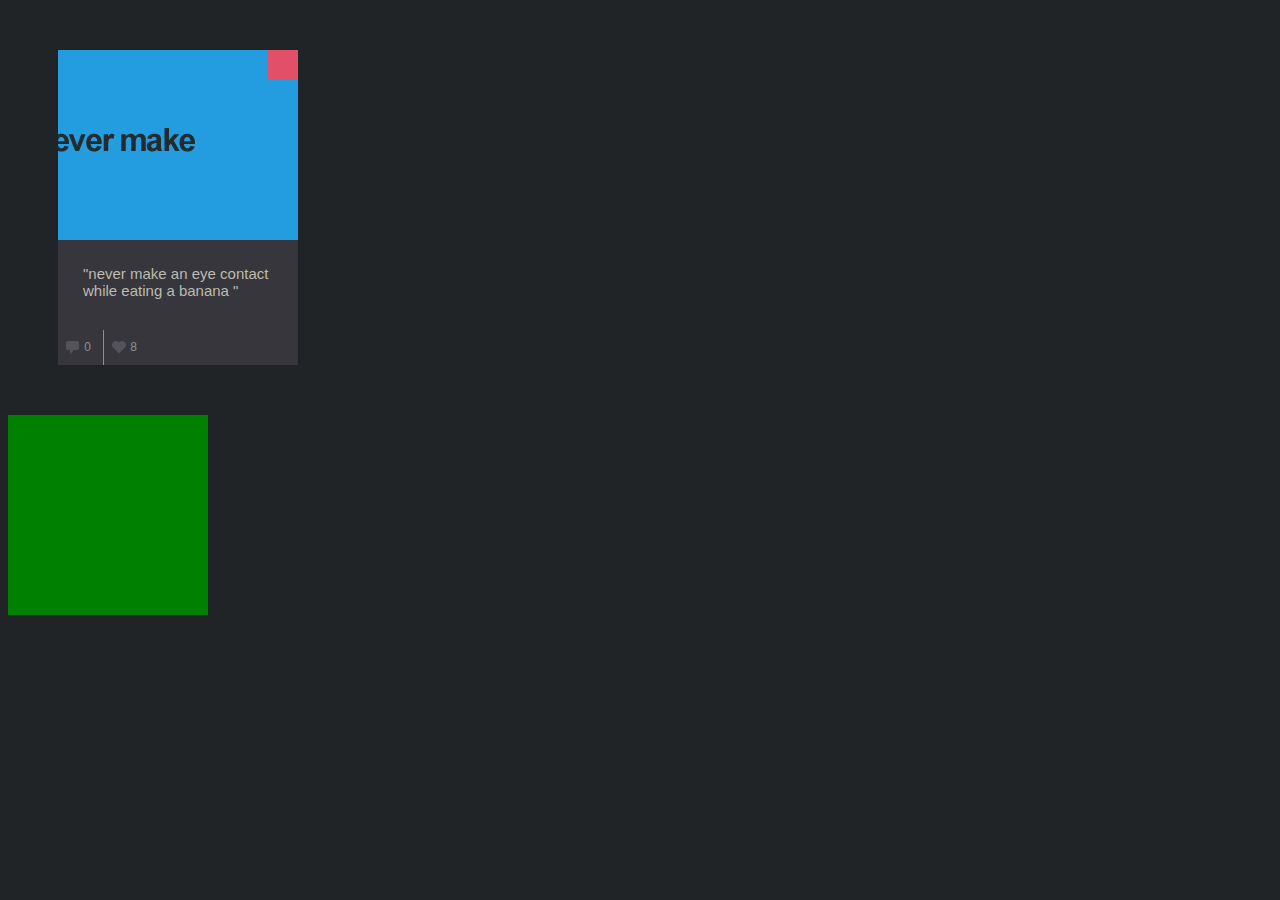
<file: index.html>
<!doctype html>
<html>
	<head>
		<title>Vezbe Interfejsa</title>
		<link rel="stylesheet" href="css/style.css">
		<script src="js/jquery-1.10.2.min.js"></script>
		<script src="js/main.js"></script>
	</head>
	<body>
	<div class="kartica">
		<div class="slika">
			<img src="images/mov1-new1.jpg" alt="">
			<div class="ikonica"></div>
		</div>
		<div class="content">
			"never make an eye contact while eating a banana "
		</div>
		<div class="buttons">
			<div class="comment">0</div>
			<div class="heart">8</div>
		</div>

	</div>

	<div class="zeleno"></div>

	</body>
</html>
</file>
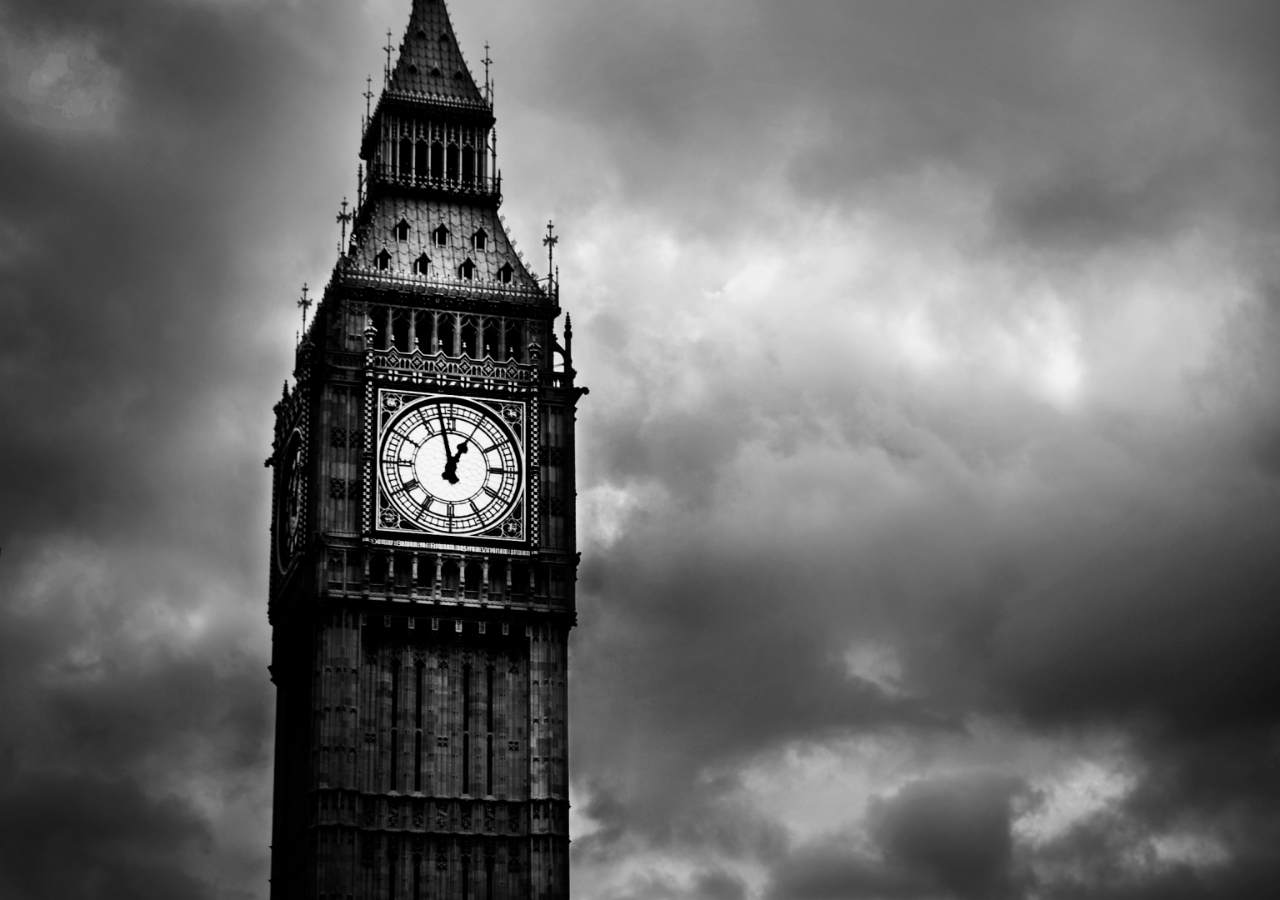
<file: fullBg.html>
<!doctype html>
<html>
	<head>
		<title>Full BG Sajt</title>
		<link rel="stylesheet" href="css/fullBg.css">
		<script src="js/jquery-1.10.2.min.js"></script>
		<script src="js/fullBg.js"></script>
	</head>
	<body>
		<div class="container">


			
		</div>
		<h1>This Is My Life!</h1>
		<h2 class="prvi">I Like It Even On Monday Morning</h2>
		
	</body>
</html>
</file>
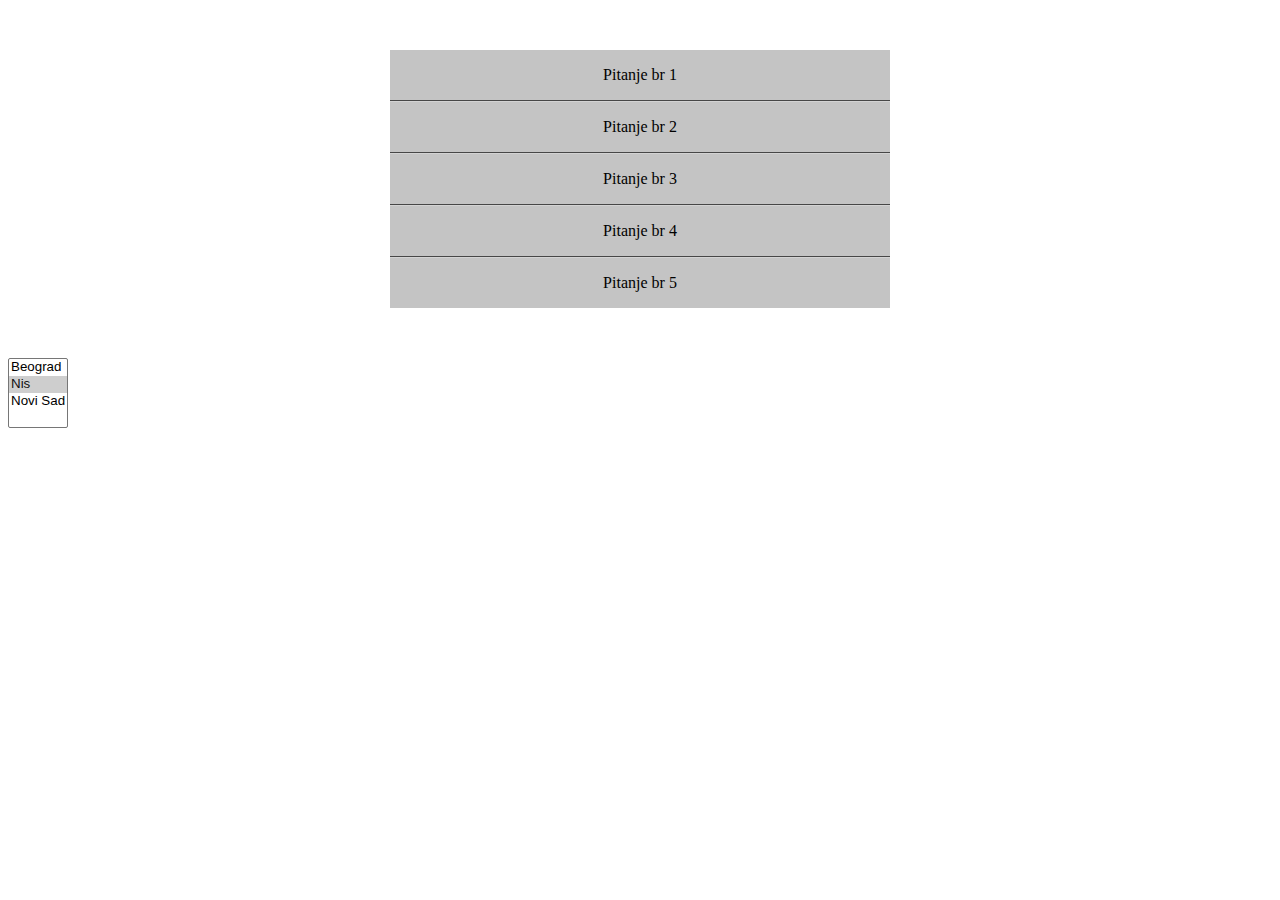
<file: harmonika.html>
<!doctype html>
<html>
	<head>
		<title>Vezbe Interfejsa</title>
		<link rel="stylesheet" href="css/harmonika.css">
		<script src="js/jquery-1.10.2.min.js"></script>
		<script src="js/hramonika.js"></script>
	</head>
	<body>

<dl>
	<dt>Pitanje br 1</dt>
	<dd>Lorem ipsum dolor sit amet, consectetur adipisicing elit. Fugit distinctio assumenda consequatur adipisci a voluptates nisi inventore expedita velit provident. Beatae, sit tempora quisquam blanditiis quis est temporibus natus ex.</dd>
	<dt>Pitanje br 2</dt>
	<dd>Lorem ipsum dolor sit amet, consectetur adipisicing elit. Fugit distinctio assumenda consequatur adipisci a voluptates nisi inventore expedita velit provident. Beatae, sit tempora quisquam blanditiis quis est temporibus natus ex.</dd>
	<dt>Pitanje br 3</dt>
	<dd>Lorem ipsum dolor sit amet, consectetur adipisicing elit. Fugit distinctio assumenda consequatur adipisci a voluptates nisi inventore expedita velit provident. Beatae, sit tempora quisquam blanditiis quis est temporibus natus ex.</dd>
	<dt>Pitanje br 4</dt>
	<dd>Lorem ipsum dolor sit amet, consectetur adipisicing elit. Fugit distinctio assumenda consequatur adipisci a voluptates nisi inventore expedita velit provident. Beatae, sit tempora quisquam blanditiis quis est temporibus natus ex.</dd>
		<dt>Pitanje br 5</dt>
	<dd>Lorem ipsum dolor sit amet, consectetur adipisicing elit. Fugit distinctio assumenda consequatur adipisci a voluptates nisi inventore expedita velit provident. Beatae, sit tempora quisquam blanditiis quis est temporibus natus ex.</dd>	

</dl>

<select name="" id="" multiple>
	<option value="B">Beograd</option>
	<option value="" selected>Nis</option>
	<option value="">Novi Sad</option>
</select>


	</body>
</html>
</file>
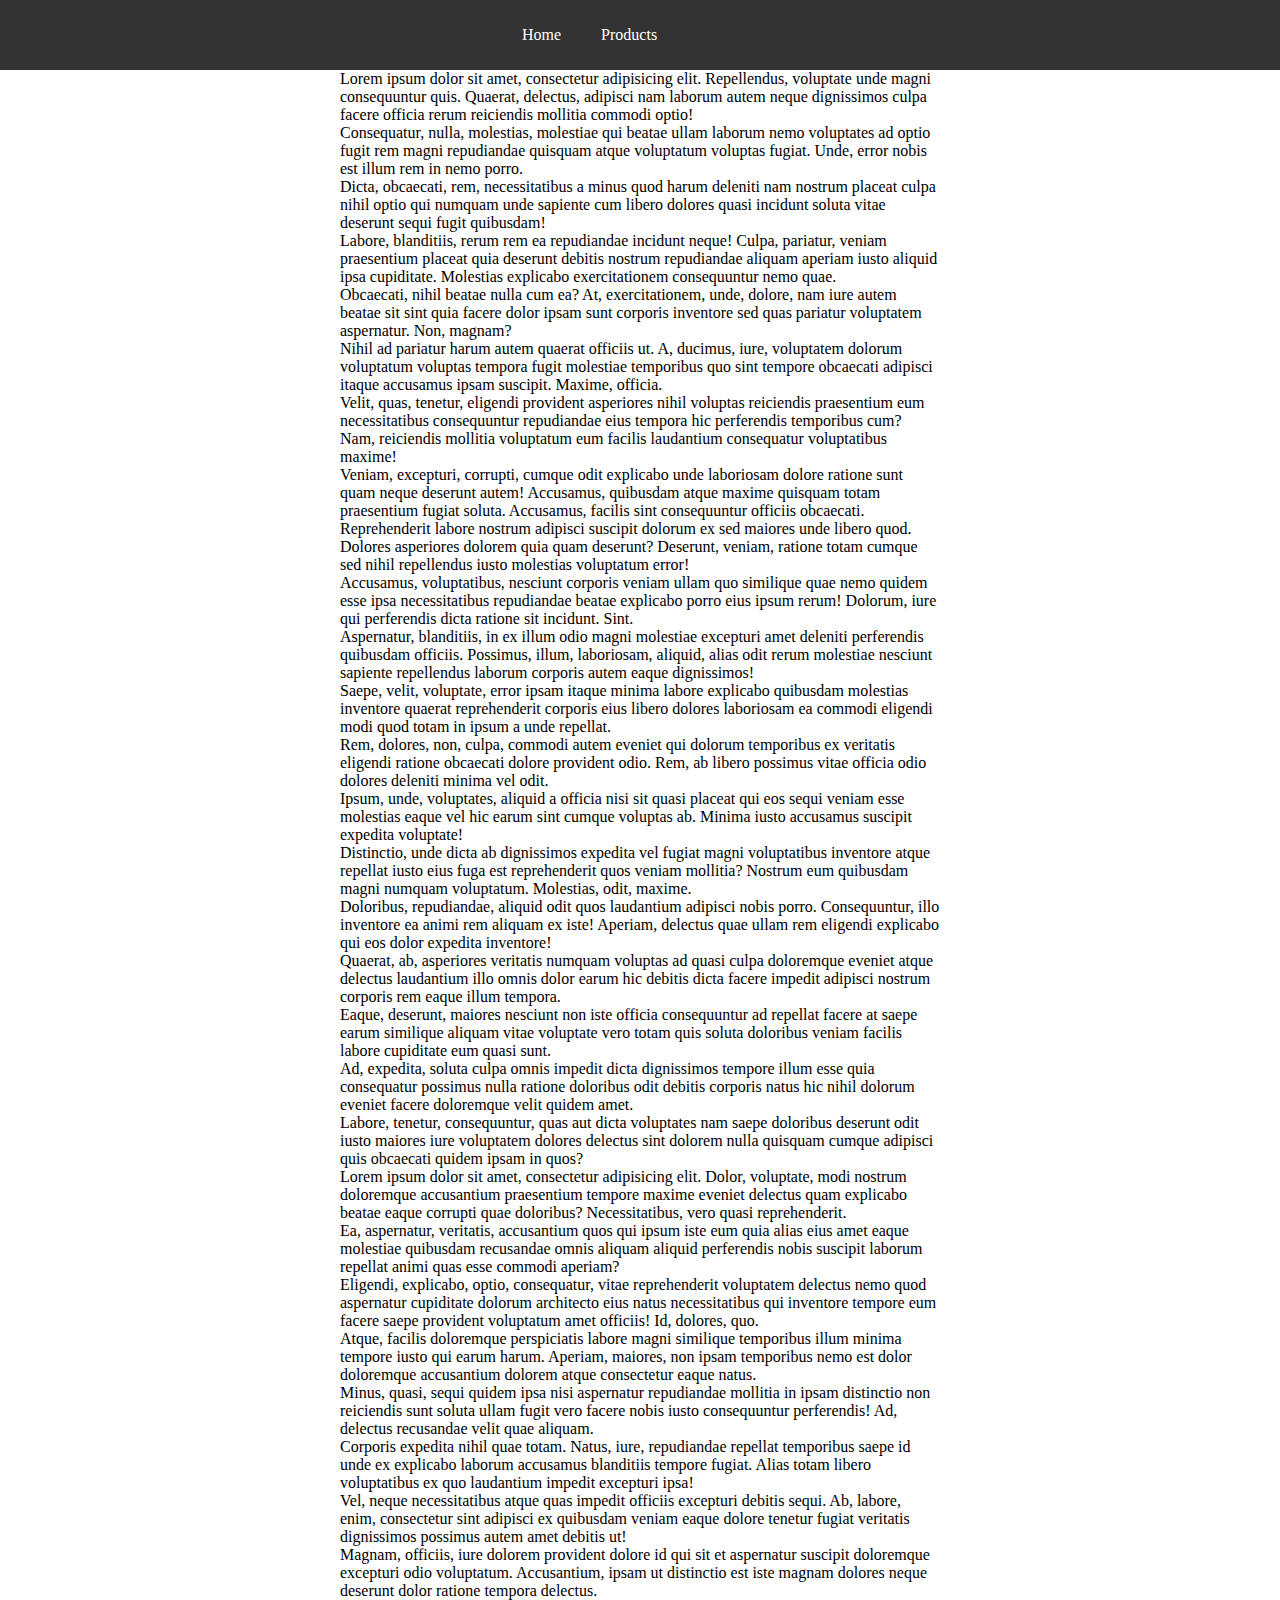
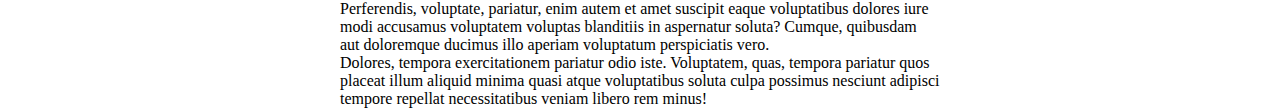
<file: meni.html>
<!doctype html>
<html>
	<head>
		<title>Meni koji se smanjuje</title>
		<link rel="stylesheet" href="css/meni.css">
		<script src="http://ajax.googleapis.com/ajax/libs/jquery/1.10.2/jquery.min.js"></script>
		<script src="js/skrol.js"></script>
	</head>
	<body>
	<div class="nav">
		<ul>
			<li>Home</li>
			<li>Products</li>
			<li>About Us</li>
		</ul>

	</div>

	<div class="content"><div>Lorem ipsum dolor sit amet, consectetur adipisicing elit. Repellendus, voluptate unde magni consequuntur quis. Quaerat, delectus, adipisci nam laborum autem neque dignissimos culpa facere officia rerum reiciendis mollitia commodi optio!</div>
	<div>Consequatur, nulla, molestias, molestiae qui beatae ullam laborum nemo voluptates ad optio fugit rem magni repudiandae quisquam atque voluptatum voluptas fugiat. Unde, error nobis est illum rem in nemo porro.</div>
	<div>Dicta, obcaecati, rem, necessitatibus a minus quod harum deleniti nam nostrum placeat culpa nihil optio qui numquam unde sapiente cum libero dolores quasi incidunt soluta vitae deserunt sequi fugit quibusdam!</div>
	<div>Labore, blanditiis, rerum rem ea repudiandae incidunt neque! Culpa, pariatur, veniam praesentium placeat quia deserunt debitis nostrum repudiandae aliquam aperiam iusto aliquid ipsa cupiditate. Molestias explicabo exercitationem consequuntur nemo quae.</div>
	<div>Obcaecati, nihil beatae nulla cum ea? At, exercitationem, unde, dolore, nam iure autem beatae sit sint quia facere dolor ipsam sunt corporis inventore sed quas pariatur voluptatem aspernatur. Non, magnam?</div>
	<div>Nihil ad pariatur harum autem quaerat officiis ut. A, ducimus, iure, voluptatem dolorum voluptatum voluptas tempora fugit molestiae temporibus quo sint tempore obcaecati adipisci itaque accusamus ipsam suscipit. Maxime, officia.</div>
	<div>Velit, quas, tenetur, eligendi provident asperiores nihil voluptas reiciendis praesentium eum necessitatibus consequuntur repudiandae eius tempora hic perferendis temporibus cum? Nam, reiciendis mollitia voluptatum eum facilis laudantium consequatur voluptatibus maxime!</div>
	<div>Veniam, excepturi, corrupti, cumque odit explicabo unde laboriosam dolore ratione sunt quam neque deserunt autem! Accusamus, quibusdam atque maxime quisquam totam praesentium fugiat soluta. Accusamus, facilis sint consequuntur officiis obcaecati.</div>
	<div>Reprehenderit labore nostrum adipisci suscipit dolorum ex sed maiores unde libero quod. Dolores asperiores dolorem quia quam deserunt? Deserunt, veniam, ratione totam cumque sed nihil repellendus iusto molestias voluptatum error!</div>
	<div>Accusamus, voluptatibus, nesciunt corporis veniam ullam quo similique quae nemo quidem esse ipsa necessitatibus repudiandae beatae explicabo porro eius ipsum rerum! Dolorum, iure qui perferendis dicta ratione sit incidunt. Sint.</div>
	<div>Aspernatur, blanditiis, in ex illum odio magni molestiae excepturi amet deleniti perferendis quibusdam officiis. Possimus, illum, laboriosam, aliquid, alias odit rerum molestiae nesciunt sapiente repellendus laborum corporis autem eaque dignissimos!</div>
	<div>Saepe, velit, voluptate, error ipsam itaque minima labore explicabo quibusdam molestias inventore quaerat reprehenderit corporis eius libero dolores laboriosam ea commodi eligendi modi quod totam in ipsum a unde repellat.</div>
	<div>Rem, dolores, non, culpa, commodi autem eveniet qui dolorum temporibus ex veritatis eligendi ratione obcaecati dolore provident odio. Rem, ab libero possimus vitae officia odio dolores deleniti minima vel odit.</div>
	<div>Ipsum, unde, voluptates, aliquid a officia nisi sit quasi placeat qui eos sequi veniam esse molestias eaque vel hic earum sint cumque voluptas ab. Minima iusto accusamus suscipit expedita voluptate!</div>
	<div>Distinctio, unde dicta ab dignissimos expedita vel fugiat magni voluptatibus inventore atque repellat iusto eius fuga est reprehenderit quos veniam mollitia? Nostrum eum quibusdam magni numquam voluptatum. Molestias, odit, maxime.</div>
	<div>Doloribus, repudiandae, aliquid odit quos laudantium adipisci nobis porro. Consequuntur, illo inventore ea animi rem aliquam ex iste! Aperiam, delectus quae ullam rem eligendi explicabo qui eos dolor expedita inventore!</div>
	<div>Quaerat, ab, asperiores veritatis numquam voluptas ad quasi culpa doloremque eveniet atque delectus laudantium illo omnis dolor earum hic debitis dicta facere impedit adipisci nostrum corporis rem eaque illum tempora.</div>
	<div>Eaque, deserunt, maiores nesciunt non iste officia consequuntur ad repellat facere at saepe earum similique aliquam vitae voluptate vero totam quis soluta doloribus veniam facilis labore cupiditate eum quasi sunt.</div>
	<div>Ad, expedita, soluta culpa omnis impedit dicta dignissimos tempore illum esse quia consequatur possimus nulla ratione doloribus odit debitis corporis natus hic nihil dolorum eveniet facere doloremque velit quidem amet.</div>
	<div>Labore, tenetur, consequuntur, quas aut dicta voluptates nam saepe doloribus deserunt odit iusto maiores iure voluptatem dolores delectus sint dolorem nulla quisquam cumque adipisci quis obcaecati quidem ipsam in quos?</div>
		<div>Lorem ipsum dolor sit amet, consectetur adipisicing elit. Dolor, voluptate, modi nostrum doloremque accusantium praesentium tempore maxime eveniet delectus quam explicabo beatae eaque corrupti quae doloribus? Necessitatibus, vero quasi reprehenderit.</div>
		<div>Ea, aspernatur, veritatis, accusantium quos qui ipsum iste eum quia alias eius amet eaque molestiae quibusdam recusandae omnis aliquam aliquid perferendis nobis suscipit laborum repellat animi quas esse commodi aperiam?</div>
		<div>Eligendi, explicabo, optio, consequatur, vitae reprehenderit voluptatem delectus nemo quod aspernatur cupiditate dolorum architecto eius natus necessitatibus qui inventore tempore eum facere saepe provident voluptatum amet officiis! Id, dolores, quo.</div>
		<div>Atque, facilis doloremque perspiciatis labore magni similique temporibus illum minima tempore iusto qui earum harum. Aperiam, maiores, non ipsam temporibus nemo est dolor doloremque accusantium dolorem atque consectetur eaque natus.</div>
		<div>Minus, quasi, sequi quidem ipsa nisi aspernatur repudiandae mollitia in ipsam distinctio non reiciendis sunt soluta ullam fugit vero facere nobis iusto consequuntur perferendis! Ad, delectus recusandae velit quae aliquam.</div>
		<div>Corporis expedita nihil quae totam. Natus, iure, repudiandae repellat temporibus saepe id unde ex explicabo laborum accusamus blanditiis tempore fugiat. Alias totam libero voluptatibus ex quo laudantium impedit excepturi ipsa!</div>
		<div>Vel, neque necessitatibus atque quas impedit officiis excepturi debitis sequi. Ab, labore, enim, consectetur sint adipisci ex quibusdam veniam eaque dolore tenetur fugiat veritatis dignissimos possimus autem amet debitis ut!</div>
		<div>Magnam, officiis, iure dolorem provident dolore id qui sit et aspernatur suscipit doloremque excepturi odio voluptatum. Accusantium, ipsam ut distinctio est iste magnam dolores neque deserunt dolor ratione tempora delectus.</div>
		<div>Perferendis, voluptate, pariatur, enim autem et amet suscipit eaque voluptatibus dolores iure modi accusamus voluptatem voluptas blanditiis in aspernatur soluta? Cumque, quibusdam aut doloremque ducimus illo aperiam voluptatum perspiciatis vero.</div>
		<div>Dolores, tempora exercitationem pariatur odio iste. Voluptatem, quas, tempora pariatur quos placeat illum aliquid minima quasi atque voluptatibus soluta culpa possimus nesciunt adipisci tempore repellat necessitatibus veniam libero rem minus!</div>

	</div>
	</body>
</html>
</file>
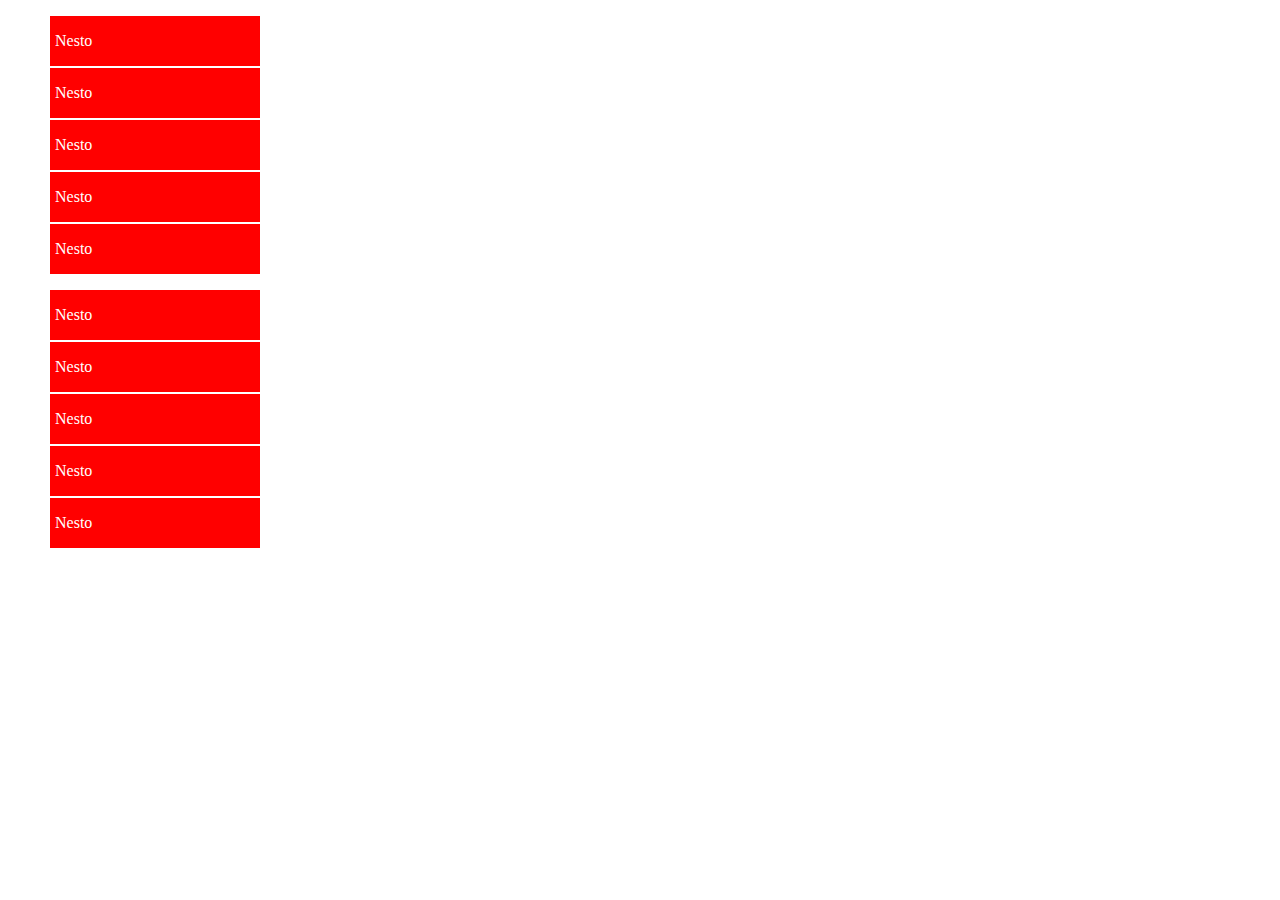
<file: meniji.html>
<!doctype html>
<html>
	<head>
		<title>Vezbe Interfejsa</title>
		<link rel="stylesheet" href="css/meniji.css">
		<script src="js/jquery-1.10.2.min.js"></script>
		<script src="js/meniji.js"></script>
	</head>
	<body>
	<ul class="prvi">
		<li>Nesto</li>
		<li>Nesto</li>
		<li>Nesto</li>
		<li>Nesto</li>
		<li>Nesto</li>
	</ul>

	<ul class="drugi">
		<li>Nesto</li>
		<li>Nesto</li>
		<li>Nesto</li>
		<li>Nesto</li>
		<li>Nesto</li>
	</ul>

	</body>
</html>
</file>
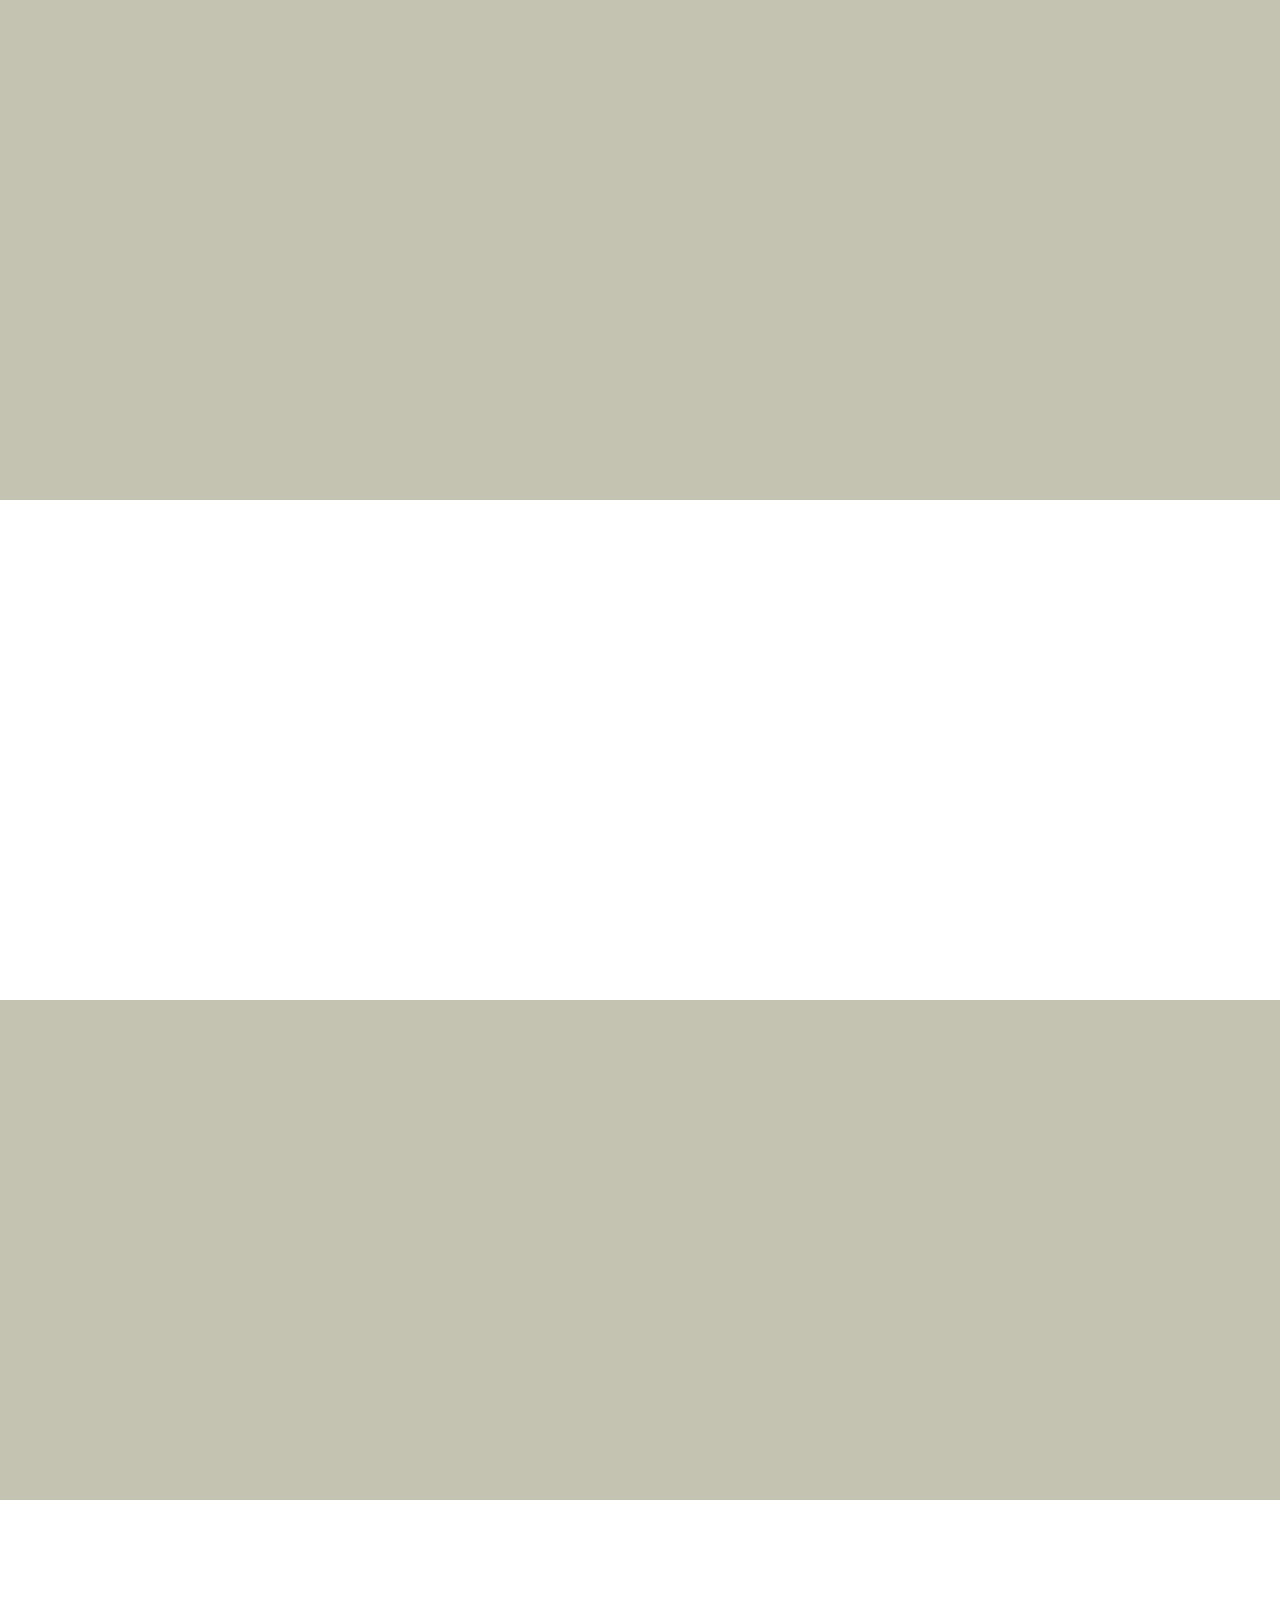
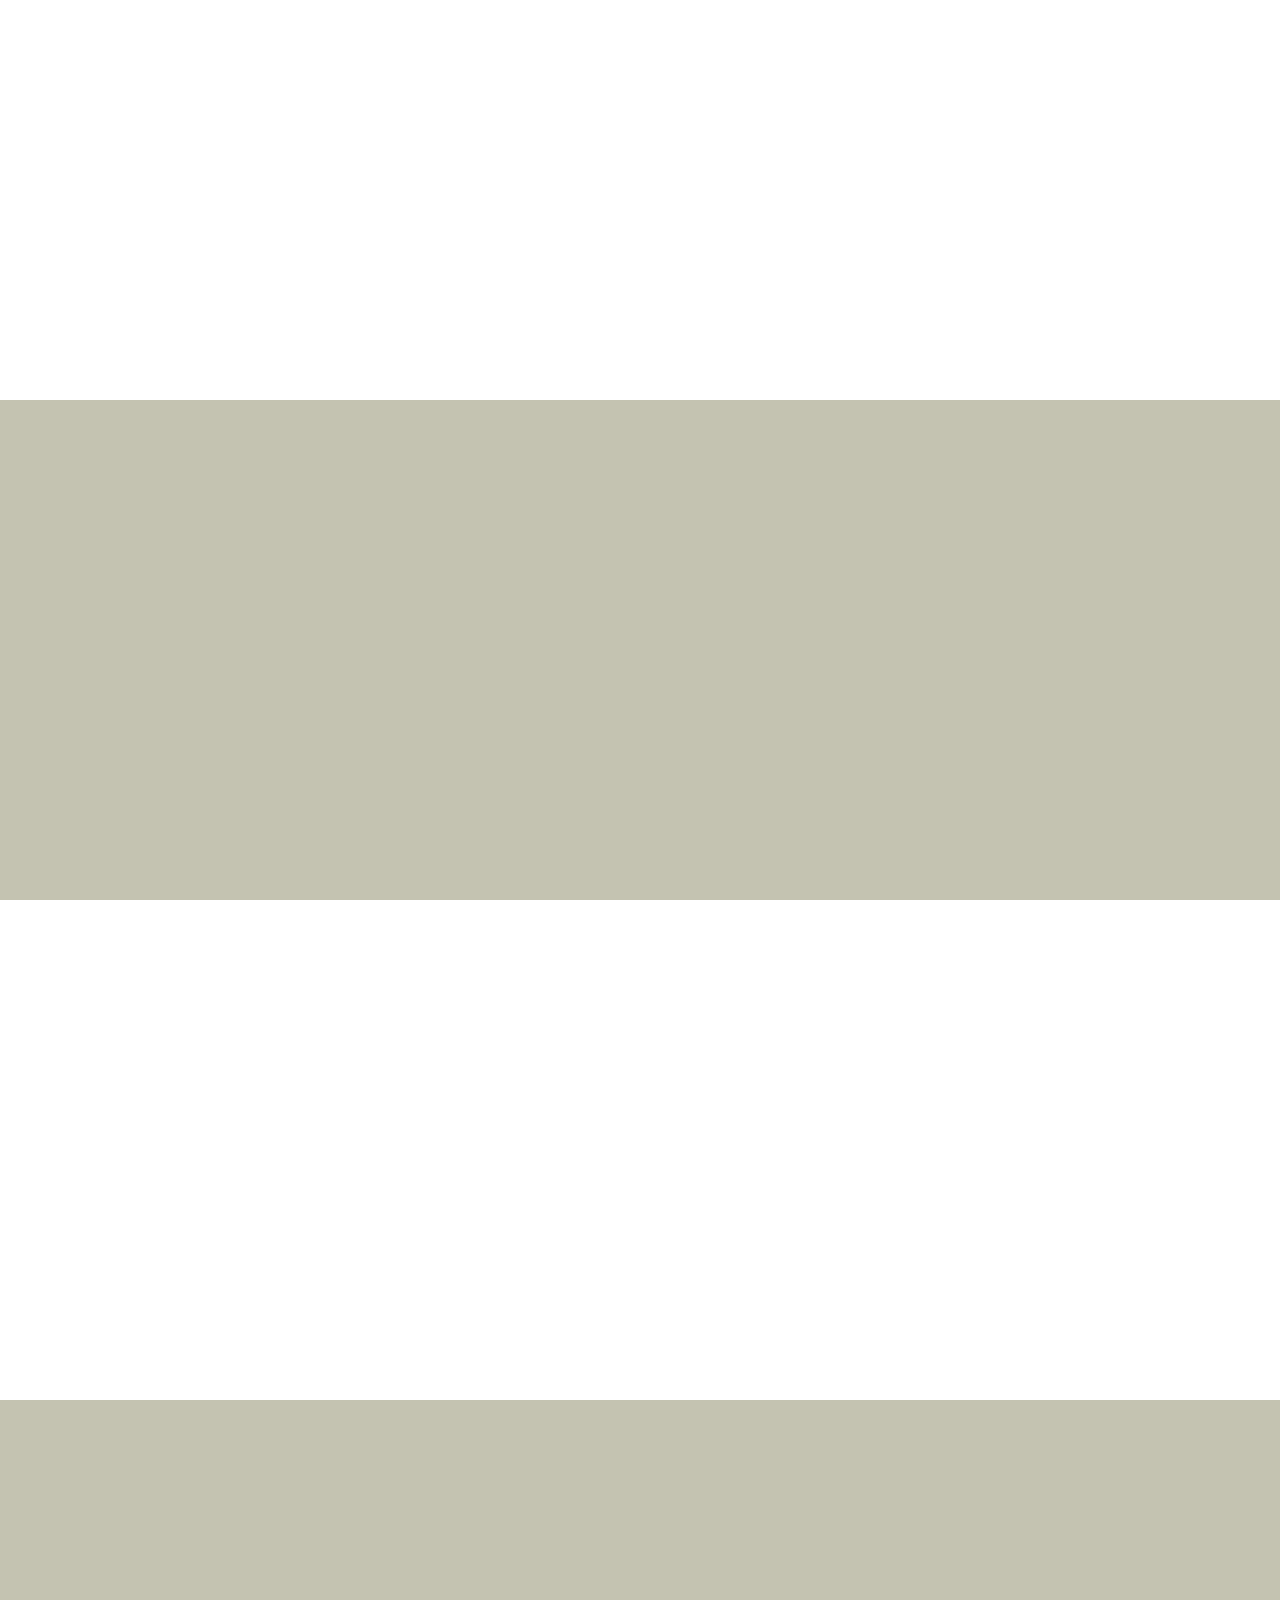
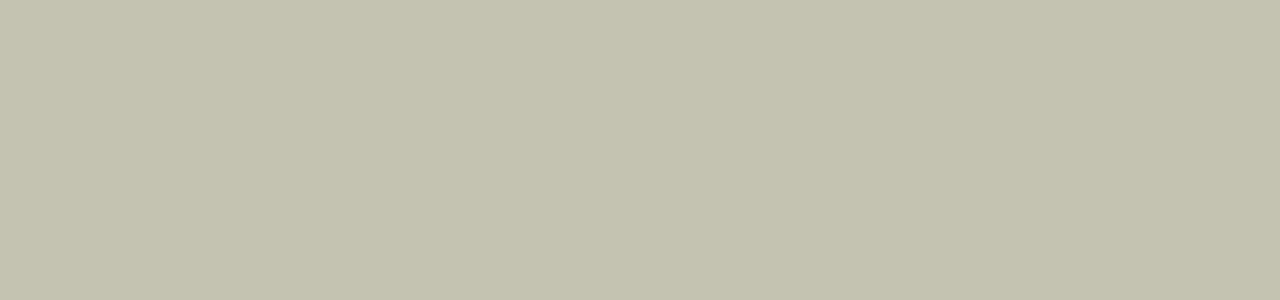
<file: waypoints.html>
<!doctype html>
<html>
	<head>
		<title>Vezbe Interfejsa</title>
		<link rel="stylesheet" href="css/way.css">
		
		<script src="js/jquery-1.10.2.min.js"></script>

		<script src="js/waypoints.js"></script>

		<script src="js/way.js"></script>
	</head>
	<body>
	<div>
		
	</div>
	<div></div>
	<div></div>
	<div id="cilj">
		<div class="container">
			<div class="leva_kolona">
				<p>Lorem ipsum dolor sit amet, consectetur adipisicing elit. Libero, quos dolorum quidem incidunt praesentium voluptas dolor consectetur porro dolore. Iste ad vel tempora corrupti rem accusantium reprehenderit fugiat cumque quia?</p>
			</div>
			<div class="desna_kolona">
				<img src="images/komp.png" alt="">
			</div>
		</div>
	</div>
	<div></div>
	<div></div>
	<div></div>

	</body>
</html>
</file>
<file: css/style.css>
/* 240, 315 

boja strane #202427

boja kartice #37363C

visina slike 190px
ikonica 30x30px
boja ikonice #E24F69

*/

body {
	background-color: #202427;
}
.kartica {
	position: relative;
	margin: 50px;
	background-color: #37363C;
	width: 240px;
	height: 315px;
	transition: width 0.5s;
}

/*.kartica:hover {
	width: 350px;
	transition: width 0.5s;
}*/

.slika {
	position: relative;
}
.slika img {
	cursor: pointer;
}
.ikonica {
	position:absolute;
	background-color: #E24F69;
	width: 30px;
	height: 30px;
	top:0;
	right: 0;
}
.content {

	position: absolute;
	top:190px;
	color:#BBBBAF;
	padding: 25px;
	font-family: 'Arial', 'Helvetica', sans-serif;
	font-size: 15px;
	z-index: 10;
	height: 80px;
	opacity: 1;
	transition: top 1s, height 0.5s, opacity 1s, background-color 1s;
}

.content:hover {
	background-color: #666470;
	top:0;
	height: 265px;
	opacity: 0.8;
	transition: top 1s, height 0.5s, opacity 1s, background-color 1s;

}
.buttons {
	position: absolute;
	height:35px;
	width: 240px;
	bottom: 0;

}
.comment, .heart {
	font-family: 'Arial', 'Helvetica', sans-serif;
	font-size: 12px;
	width:33px;
	float: left;
	text-align: right;
	padding-right: 12px;
	line-height: 35px;
	color:#8F8F93;

}

.comment {
	border-right: 1px solid #8F8F93;
	background-image: url(../images/icon-comments.png);
	background-position: 8px center;
	background-repeat: no-repeat;
}

.heart {

	background-image: url(../images/icon-heart.png);
	background-position: 8px center;
	background-repeat: no-repeat;
}

.zeleno {
	width: 200px;
	height: 200px;
	background-color: green;

}

/*.zeleno:hover {
	background-color: red;
	width: 600px;
	transition: background-color 1s, width 2s;

}*/
</file>
<file: css/fullBg.css>
html, body {
	margin: 0;
	padding: 0;
	background-color: black;
	overflow: hidden;
}

.container {
	position: absolute;
	width: 100%;
	height: 100%;
		background-image: url(../images/bg_full3.jpg);
	background-repeat: no-repeat;
	background-color: black;
	background-size: cover;
}

h1 {
	position: absolute;
	font-size: 60px;
	color: white;
	font-variant: small-caps;

	left: -800px;	
/*	left: 200px;*/
	top: 200px;
	text-shadow: 1px 1px black;

}

h2 {

	position: absolute;
	font-size: 26px;
	color: black;
	font-variant: small-caps;
	left: 3000px;
	/*left: 208px;*/
	top: 273px;
	z-index: 10;
	text-shadow: 1px 1px white;

}
</file>
<file: css/harmonika.css>
dl {
	width: 500px;
	margin: 50px auto;

}

dd, dt {

	margin:0;
	padding: 10px 30px;
	/*border: 1px solid #474747;*/
	border-bottom: 1px solid  #474747;
	border-top: 1px solid #d3d3d3;
}

dt {
	text-align: center;
	background-color: #c4c4c4;
	cursor: pointer;
	font-size: 100%;
	height: 30px;
	transition: background-color 0.5s, font-size 0.5s;
	line-height: 30px;
}

dt:nth-of-type(odd):hover {
	background-color: #6d6d6d;
	font-size: 110%;
	-webkit-transform: rotate(3deg);
	transform: rotate(3deg);
	transition: background-color 0.5s, font-size 0.5s, -webkit-transform 0.5s;
	
}

dt:nth-of-type(even):hover {
	-webkit-transform: rotate(-3deg);
	transform: rotate(-3deg);
	transition: background-color 0.5s, font-size 0.5s, -webkit-transform 0.5s;
}
dd {
	/*display: none;*/
}

dt:first-child {
	border-top: none;
}

dt:last-of-type{
	border-bottom: none;
}


.crveno {
	width: 200px;
	height: 200px;
	float: left;
	background-color: red;
	margin: 5px;
}
</file>
<file: css/meni.css>
body {
	margin:0;
	padding:0;
}

.content {
	width: 600px;
	margin:0 auto;
}

.nav {
	background-color: #333333;
	color: white;
	height: 70px;
	transition: height 0.2s;
}

.nav ul {
	overflow: hidden;
	margin: 0 auto;
	padding: 0;
	width: 276px;


}

.nav ul li {
	list-style-type: none;
	float: left;
	margin: 0 20px;
	line-height: 70px;
	transition: line-height 0.2s;

}

.skrol {
	position: fixed;
	width: 100%;
	height: 40px;
	transition: height 0.5s;
}

.skrol ul li {
	line-height: 40px;
	transition: line-height 0.5s;
}
</file>
<file: css/meniji.css>
.prvi li {
	list-style-type: none;
	width: 200px;
	background-color: red;
	color: white;
	height: 40px;
	line-height: 40px;
	padding: 5px;
	margin: 2px;
	cursor: pointer;
	transition: width 0.3s, background-color 0.3s;
}

.prvi li:hover {
	width:250px;
	background-color: orange;
	transition: width 0.3s, background-color 0.3s;
}

.drugi li {
	list-style-type: none;
	width: 200px;
	background-color: red;
	color: white;
	height: 40px;
	line-height: 40px;
	padding: 5px;
	margin: 2px;
	cursor: pointer;
}
</file>
<file: css/way.css>
body {
	margin:0;
	padding: 0;
}

body > div {
	height: 500px;
	background-color: #fff;
}

body > div:nth-child(odd){
	background-color: #C4C3B1;
}

.container {
	width: 960px;
	margin: 0 auto;

}

#cilj img {
	display: block;
}

.leva_kolona, .desna_kolona {
	position: relative;
	width: 50%;
	float: left;
	margin-top: 40px;
	height: 500px;
}

#cilj p, #cilj img {
	position: absolute;
	
	
}

#cilj p {
	opacity: 0;
	left: -50px;
	width: 480px;
	transition: left 1s, opacity 1s;
}

#cilj img {
	opacity: 0;
	right: -50px;
	width: 480px;
	transition: right 1s, opacity 1s;
}

.p_stanje2 {
	display: block !important;
	left: 0 !important;
	opacity: 1 !important;
	transition: left 1s, opacity 1s;
}

.img_stanje2 {
	display: block !important;
	right: 0 !important;
	opacity: 1 !important;
	transition: right 1s, opacity 1s;
}
</file>
